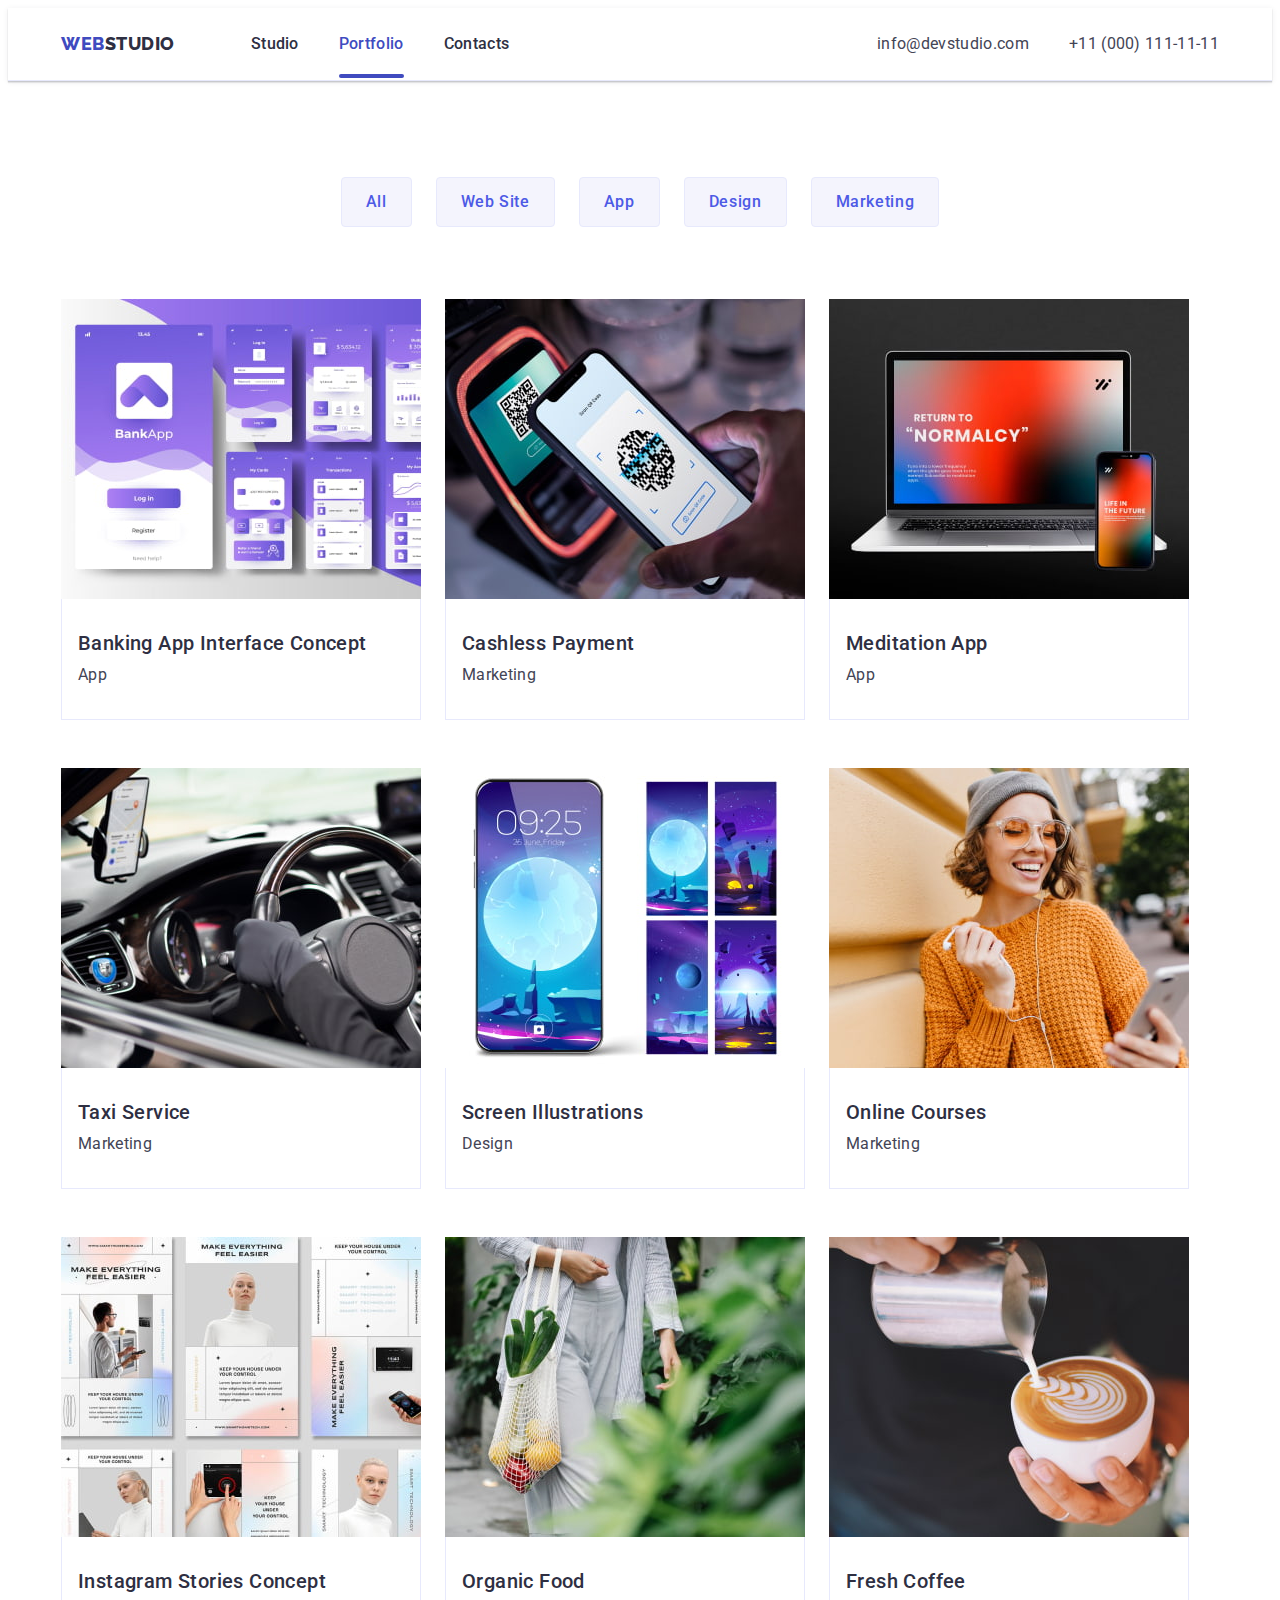
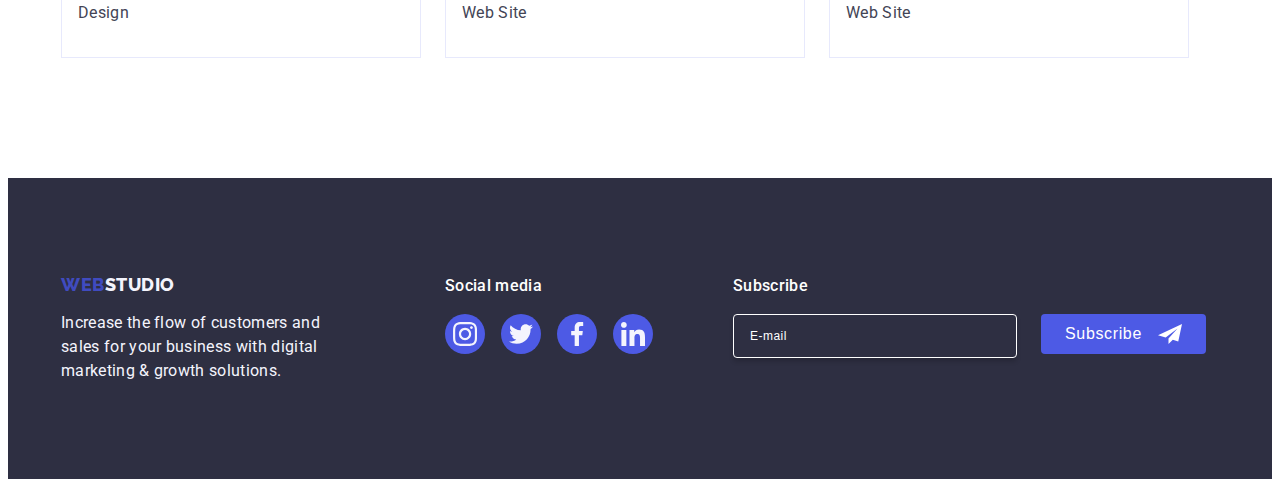
<file: portfolio.html>
<!DOCTYPE html>
<html lang="en">
  <head>
    <meta charset="UTF-8" />
    <meta name="viewport" content="width=device-width, initial-scale=1.0" />
    <meta http-equiv="x-ua-compatible" content="ie=edge" />
    <link
      rel="stylesheet"
      href="https://cdnjs.cloudflare.com/ajax/libs/modern-normalize/2.0.0/modern-normalize.min.css"
      integrity="sha512-4xo8blKMVCiXpTaLzQSLSw3KFOVPWhm/TRtuPVc4WG6kUgjH6J03IBuG7JZPkcWMxJ5huwaBpOpnwYElP/m6wg=="
      crossorigin="anonymous"
      referrerpolicy="no-referrer"
    />
    <link rel="preconnect" href="https://fonts.googleapis.com" />
    <link rel="preconnect" href="https://fonts.gstatic.com" crossorigin />
    <link
      href="https://fonts.googleapis.com/css2?family=Raleway:wght@800&family=Roboto:wght@400;500;700;900&display=swap"
      rel="stylesheet"
    />
    <link rel="stylesheet" href="./css/styles.css" />

    <title>Портфоліо</title>
  </head>
  <body>
    <header class="page-head">
      <div class="container">
        <nav class="page-nav">
          <a href="./index.html" class="link logo">
            Web<span class="link-span">Studio</span>
          </a>
          <ul class="list-nav">
            <li>
              <a href="./index.html" class="link link-studio">Studio</a>
            </li>
            <li>
              <a href="./portfolio.html" class="link current link-studio"
                >Portfolio</a
              >
            </li>
            <li><a href="" class="link link-studio">Contacts</a></li>
          </ul>
        </nav>

        <address class="link-address">
          <ul class="list-nav-address">
            <li>
              <a href="mailto:info@devstudio.com" class="link link-contacts"
                >info@devstudio.com</a
              >
            </li>
            <li>
              <a href="tel:+110001111111" class="link link-contacts"
                >+11 (000) 111-11-11</a
              >
            </li>
          </ul>
        </address>
      </div>
    </header>

    <main>
      <section class="section-portfolio">
        <div class="container">
          <h1 hidden class="visually-hidden">Portfolio of our company</h1>
          <ul class="list buttons">
            <li><button type="button" class="list-button">All</button></li>
            <li><button type="button" class="list-button">Web Site</button></li>
            <li><button type="button" class="list-button">App</button></li>
            <li><button type="button" class="list-button">Design</button></li>
            <li>
              <button type="button" class="list-button">Marketing</button>
            </li>
          </ul>
          <ul class="list portfolio">
            <li class="portfolio-item">
              <a href="" class="link link-portfolio">
                <div class="img-container">
                  <img
                    src="./images/portfolio/1.jpg"
                    alt="Banking App"
                    width="360"
                    height="300"
                  />
                  <p class="wrapper">
                    14 Stylish and User-Friendly App Design Concepts · Task
                    Manager App · Calorie Tracker App · Exotic Fruit Ecommerce
                    App · Cloud Storage App
                  </p>
                </div>
                <div class="work-container">
                  <h2 class="work-type">Banking App Interface Concept</h2>
                  <p class="work-class">App</p>
                </div>
              </a>
            </li>
            <li class="portfolio-item">
              <a href="" class="link link-portfolio">
                <div class="img-container">
                  <img
                    src="./images/portfolio/3.jpg"
                    alt="Cashless Payment"
                    width="360"
                    height="300"
                  />
                  <p class="wrapper">
                    14 Stylish and User-Friendly App Design Concepts · Task
                    Manager App · Calorie Tracker App · Exotic Fruit Ecommerce
                    App · Cloud Storage App
                  </p>
                </div>
                <div class="work-container">
                  <h2 class="work-type">Cashless Payment</h2>
                  <p class="work-class">Marketing</p>
                </div>
              </a>
            </li>
            <li class="portfolio-item">
              <a href="" class="link link-portfolio">
                <div class="img-container">
                  <img
                    src="./images/portfolio/2.jpg"
                    alt="Meditation App"
                    width="360"
                    height="300"
                  />
                  <p class="wrapper">
                    14 Stylish and User-Friendly App Design Concepts · Task
                    Manager App · Calorie Tracker App · Exotic Fruit Ecommerce
                    App · Cloud Storage App
                  </p>
                </div>
                <div class="work-container">
                  <h2 class="work-type">Meditation App</h2>
                  <p class="work-class">App</p>
                </div>
              </a>
            </li>
            <li class="portfolio-item">
              <a href="" class="link link-portfolio">
                <div class="img-container">
                  <img
                    src="./images/portfolio/4.jpg"
                    alt="Taxi Service"
                    width="360"
                    height="300"
                  />
                  <p class="wrapper">
                    14 Stylish and User-Friendly App Design Concepts · Task
                    Manager App · Calorie Tracker App · Exotic Fruit Ecommerce
                    App · Cloud Storage App
                  </p>
                </div>
                <div class="work-container">
                  <h2 class="work-type">Taxi Service</h2>
                  <p class="work-class">Marketing</p>
                </div>
              </a>
            </li>
            <li class="portfolio-item">
              <a href="" class="link link-portfolio">
                <div class="img-container">
                  <img
                    src="./images/portfolio/5.jpg"
                    alt="Screen Illustrations"
                    width="360"
                    height="300"
                  />
                  <p class="wrapper">
                    14 Stylish and User-Friendly App Design Concepts · Task
                    Manager App · Calorie Tracker App · Exotic Fruit Ecommerce
                    App · Cloud Storage App
                  </p>
                </div>
                <div class="work-container">
                  <h2 class="work-type">Screen Illustrations</h2>
                  <p class="work-class">Design</p>
                </div>
              </a>
            </li>
            <li class="portfolio-item">
              <a href="" class="link link-portfolio">
                <div class="img-container">
                  <img
                    src="./images/portfolio/6.jpg"
                    alt="Online courses marketing"
                    width="360"
                    height="300"
                  />
                  <p class="wrapper">
                    14 Stylish and User-Friendly App Design Concepts · Task
                    Manager App · Calorie Tracker App · Exotic Fruit Ecommerce
                    App · Cloud Storage App
                  </p>
                </div>
                <div class="work-container">
                  <h2 class="work-type">Online Courses</h2>
                  <p class="work-class">Marketing</p>
                </div>
              </a>
            </li>
            <li class="portfolio-item">
              <a href="" class="link link-portfolio">
                <div class="img-container">
                  <img
                    src="./images/portfolio/7.jpg"
                    alt="Instagram stories concept"
                    width="360"
                    height="300"
                  />
                  <p class="wrapper">
                    14 Stylish and User-Friendly App Design Concepts · Task
                    Manager App · Calorie Tracker App · Exotic Fruit Ecommerce
                    App · Cloud Storage App
                  </p>
                </div>
                <div class="work-container">
                  <h2 class="work-type">Instagram Stories Concept</h2>
                  <p class="work-class">Design</p>
                </div>
              </a>
            </li>
            <li class="portfolio-item">
              <a href="" class="link link-portfolio">
                <div class="img-container">
                  <img
                    src="./images/portfolio/8.jpg"
                    alt="Organic food website"
                    width="360"
                    height="300"
                  />
                  <p class="wrapper">
                    14 Stylish and User-Friendly App Design Concepts · Task
                    Manager App · Calorie Tracker App · Exotic Fruit Ecommerce
                    App · Cloud Storage App
                  </p>
                </div>
                <div class="work-container">
                  <h2 class="work-type">Organic Food</h2>
                  <p class="work-class">Web Site</p>
                </div>
              </a>
            </li>
            <li class="portfolio-item">
              <a href="" class="link link-portfolio">
                <div class="img-container">
                  <img
                    src="./images/portfolio/9.jpg"
                    alt="Fresh coffee website"
                    width="360"
                    height="300"
                  />
                  <p class="wrapper">
                    14 Stylish and User-Friendly App Design Concepts · Task
                    Manager App · Calorie Tracker App · Exotic Fruit Ecommerce
                    App · Cloud Storage App
                  </p>
                </div>
                <div class="work-container">
                  <h2 class="work-type">Fresh Coffee</h2>
                  <p class="work-class">Web Site</p>
                </div>
              </a>
            </li>
          </ul>
        </div>
      </section>
    </main>

    <footer class="foot">
      <div class="container footer-container">
        <div class="footer-logo">
          <a href="./index.html" class="footer link">
            Web<span class="foot-span">Studio</span>
          </a>
          <p class="footer-text">
            Increase the flow of customers and sales for your business with
            digital marketing & growth solutions.
          </p>
        </div>
        <div class="footer-media-cont">
          <p class="footer-media-text">Social media</p>
          <ul class="list footer-media">
            <li class="media-item">
              <a href="" class="footer-media-ref">
                <svg class="icon-footer" width="24" height="24">
                  <use href="./images/icons.svg#icon-instagram-footer"></use>
                </svg>
              </a>
            </li>
            <li class="media-item">
              <a href="" class="footer-media-ref">
                <svg class="icon-footer" width="24" height="24">
                  <use href="./images/icons.svg#icon-twitter-footer"></use>
                </svg>
              </a>
            </li>
            <li class="media-item">
              <a href="" class="footer-media-ref">
                <svg class="icon-footer" width="24" height="24">
                  <use href="./images/icons.svg#icon-facebook-footer"></use>
                </svg>
              </a>
            </li>
            <li class="media-item">
              <a href="" class="footer-media-ref">
                <svg class="icon-footer" width="24" height="24">
                  <use href="./images/icons.svg#icon-linkedin-footer"></use>
                </svg>
              </a>
            </li>
          </ul>
        </div>
        <div class="subscribe-content">
          <p class="subscribe footer-media-text">Subscribe</p>
          <form class="subscribe-form">
            <label class="email-text">
              <input
                class="email-footer"
                type="email"
                name="email"
                id="email"
                placeholder="E-mail"
              />
            </label>
            <button class="subscribe-button" type="submit">
              Subscribe
              <svg class="icon-tg" width="24" height="24">
                <use href="./images/icons.svg#icon-tg"></use>
              </svg>
            </button>
          </form>
        </div>
      </div>
    </footer>
  </body>
</html>
</file>
<file: css/styles.css>
:root{
    --slate:#434455;
    --cloud: #F4F4FD;
    --navyblue:#2E2F42;
    --iris:#4D5AE5;
    --white:#FFFFFF;
    --ocean:#404BBF;
    --cornflower:#E7E9FC;
    --green:#31D0AA;
    --diary:#FCFCFC;
    --lightslate:#8e8f99;
    --navyblue-modal:rgba(46, 47, 66, 0.40);
}
body{
    font-family: 'Roboto',sans-serif;
    font-size: 400;
    color: var(--slate);
    background-color: var(--white);
    font-size: 16px;
    line-height: 1.5; 
    letter-spacing: 0.02em;
}
button{
    cursor: pointer;
}
ul{
    list-style-type: none;
    margin: 0;
    padding: 0;
}
h1,
h2,
h3,
h4,
h5,
h6,
p{
    margin: 0;
    padding: 0;
}
h1{
    color: var(--white);
    text-align: center;
    font-size: 36px;
    font-weight: 700;
    line-height: 1.07;
    letter-spacing: 0.02em;
    max-width: 320px;
    margin-left: auto;
    margin-right: auto;
    margin-bottom: 72px;
}
h2{
    text-align: center;
    font-size: 36px;
    font-weight: 700;
    line-height: 1.11;
    letter-spacing: 0.02em;
    text-transform: capitalize;
}
h3{
    font-size: 20px;
    font-weight: 500;
    line-height: 1.2;
    letter-spacing: 0.02px;
}
img{
    display: block;
    max-width: 100%;
    height: auto;
}
.visually-hidden {
    position: absolute;
    width: 1px;
    height: 1px;
    margin: -1px;
    border: 0;
    padding: 0;
    white-space: nowrap;
    clip-path: inset(100%);
    clip: rect(0 0 0 0);
    overflow: hidden;
}
/* .icon {
    display: inline-block;
    width: 1em;
    height: 1em;
    stroke-width: 0;
    stroke: currentColor;
    fill: currentColor;
    margin-bottom: 8px;
} */
.container {
    min-width: 320px;
    max-width: 394px;
    margin: 0 auto;
    padding-left: 16px;
    padding-right: 16px;
}
@media only screen and (min-width: 767.98px) {
   .container{
    max-width: 736px;
  }
}
@media only screen and (min-width: 1157.98px) {
   .container{
    max-width: 1158px;
    padding-left: 15px;
    padding-right: 15px;
  }
}
.page-nav{
    display: flex;
    align-items: center;
}
.page-head .container{
    display: flex;
    margin: 0 auto;
}
.page-head{
    border-bottom: 1px solid var(--cornflower);
    box-shadow: 0px 2px 1px rgba(46, 47, 66, 0.08), 0px 1px 1px rgba(46, 47, 66, 0.16), 0px 1px 6px rgba(46, 47, 66, 0.08);
}
/* Nav */
/* Logo */
.link.logo{
    padding: 24px 0;
}
.page-nav.list{
    margin-top: 24px;
    margin-bottom: 24px;
    gap:40px;
    margin-left: 76px;
    padding: 24px 0;
}
.link{
    text-decoration: none;
    color: var(--ocean);
    font-family: 'Raleway',sans-serif;
    font-size: 18px;
    font-weight: 800;
    line-height: 1.17;
    letter-spacing: 0.03em;
    text-transform: uppercase;   
}
.link:focus,
.link:hover{
    color:var(--ocean);
}
.link-span{
    color: var(--navyblue);
}
.list{
    list-style: none;
    display: flex;
    gap: 24px;
}
.link-studio{
    font-family: 'Roboto', sans-serif;
    text-transform: none;
    font-weight: 500;
    font-size: 16px;
    line-height: 1.5;
    letter-spacing: 0.02em;
    color: var(--navyblue);
    padding: 24px 0;
    position: relative;
    transition: color 250ms cubic-bezier(0.4, 0, 0.2, 1);
}
.link-studio::after{
    content: '';
    position: absolute;
    bottom: -1px;
    left: 0;
    width: 100%;
    height: 4px;
    border-radius: 2px;
}
.current{
    color: var(--ocean);
}
.current::after{
    background-color: var(--ocean);
}

.link-address{
    font-style: normal;
    display: none;
    margin-left: auto;
}
.list-nav{
    display: none;
    gap: 40px;
}

.link-contacts{
    font-family: 'Roboto',sans-serif;
    text-transform: none;
    color: var(--slate);
    font-weight: 400;
    font-size: 16px;
    line-height: 1.5;
    letter-spacing: 0.02em;
    transition: color 250ms cubic-bezier(0.4, 0, 0.2, 1);
}
.link-contacts:focus,
.link-contacts:hover{
    color:var(--ocean);
}
@media only screen and (min-width: 767.98px) and (max-width: 1157.98px){
   .link.logo{
    margin-right: 120px;
    }
    .link-address {
        display: flex;
        align-items: center;
        justify-content: center;
    }
    .list-nav-address{
        display: flex;
        flex-direction: column;
        gap: 12px;
    }
    .list-nav {
        display: flex;
    }
    .link-contacts{
        font-size: 12px;
        line-height: 1.16;
        letter-spacing: 0.04em;
    }
}
@media only screen and (min-width: 1157.98px) {
   .link.logo{
    margin-right: 76px;
  }
  .link-address{
    display: flex;
    padding: 24px 0;
  }
  .list-nav {
      display: flex;
      padding: 24px 0;
  }

  .list-nav-address {
      display: flex;
      gap: 40px;
  }
}
/* Hero section */
.hero {
    max-width: 1440px;
    background-color:var(--navyblue);
    padding-top: 112px;
    padding-bottom: 112px;
    background-image: linear-gradient(rgba(46, 47, 66, 0.7),
            rgba(46, 47, 66, 0.7)), 
            url(../images/hw_04/hero-bg.jpg);
    background-repeat: no-repeat;
    background-size: cover;
    background-position: center;
    margin: 0 auto;
}
@media only screen and (min-width: 767.98px) {
    h1 {
        margin-bottom: 36px;
        font-size: 56px;
        max-width: 496px;
    }
}
@media only screen and (min-width: 1157.98px) {
    h1 {
        margin-bottom: 48px;
    }
    .hero{
        padding-top: 188px;
        padding-bottom: 188px;
    }
}
@media (min-device-pixel-ratio: 2), (min-resolution: 192dpi), (min-resolution: 2dppx) {
   .hero{
    background-image:linear-gradient(rgba(46, 47, 66, 0.7),
            rgba(46, 47, 66, 0.7)), url('../images/hw_04/hero-bg@2x.jpg');
  }

}
.button-order{
    background-color: var(--iris);
    color:var(--white);
    font-size: 16px;
    font-weight: 500;
    line-height: 1.5;
    letter-spacing: 0.04em;
    font-family: 'Roboto',sans-serif;   
    display: block;
    margin-left: auto;
    margin-right: auto;
    padding: 16px 32px;
    border-radius: 4px;
    min-width: 169px;
    height: 56px;
    border: none;
    box-shadow: 0px 4px 4px 0px rgba(0, 0, 0, 0.15);
    transition: background-color 250ms cubic-bezier(0.4, 0, 0.2, 1);
}
.button-order:focus,
.button-order:hover{
    background-color: var(--ocean);
}
/* Portfolio */
.list-button {
    background-color: var(--cloud);
    color: var(--iris);
    font-size: 16px;
    font-weight: 500;
    line-height: 1.5;
    letter-spacing: 0.04em;
    font-family: 'Roboto',sans-serif;
    padding: 12px 24px;
    border: 1px solid var(--cornflower);
    border-radius: 4px;
    transition: color 250ms cubic-bezier(0.4, 0, 0.2, 1),
        background-color 250ms cubic-bezier(0.4, 0, 0.2, 1),
        border-color 250ms cubic-bezier(0.4, 0, 0.2, 1),
        box-shadow 250ms cubic-bezier(0.4, 0, 0.2, 1);
}
.list-button:hover,
.list-button:focus{
    box-shadow: 0px 3px 1px rgba(0, 0, 0, 0.1),
        0px 2px 1px rgba(0, 0, 0, 0.08),
        0px 2px 2px rgba(0, 0, 0, 0.12);
}
.list.buttons{
    display: flex;
    justify-content: center;
    margin-bottom: 72px;
}
.list-button:hover,
.list-button:focus {
    color: var(--white);
    background-color: var(--ocean);
    cursor: pointer;
    border: 1px solid transparent;
}
/* Portfolio list */
.list.portfolio{
    display: flex;
    flex-wrap: wrap;
    width: 1128px;
    flex-shrink: 0;
    column-gap: 24px;
    row-gap: 48px;
}
.section-portfolio{
    padding-top: 96px;
    padding-bottom: 120px;
}
.link-portfolio {
    display: block;
    transition: box-shadow 250ms cubic-bezier(0.4, 0, 0.2, 1);
}

.link-portfolio:focus,
.link-portfolio:hover {
    color: var(--ocean);
    box-shadow: 0px 1px 6px rgba(46, 47, 66, 0.08),
        0px 1px 1px rgba(46, 47, 66, 0.16),
        0px 2px 1px rgba(46, 47, 66, 0.08);
}
.portfolio-item {
    width: calc((100% - 48px) / 3);
}
.img-container{
    position: relative;
    overflow: hidden;
    text-transform: none;
}
.wrapper{
    color: var(--cloud, #F4F4FD);
    font-size: 16px;
    font-weight: 400;
    font-family: Roboto;
    line-height: 1.5;
    letter-spacing: 0.02em;
    background-color: var(--iris);
    padding: 40px 32px;
    position:absolute;
    top: 0;
    left: 0;
    width: 100%;
    height: 100%;
    transform: translatey(100%);
    transition: transform 250ms cubic-bezier(0.4, 0, 0.2, 1);;
}
.img-container:hover .wrapper{
    transform: translateY(0);
}
.link-portfolio:focus .wrapper{
    transform: translateY(0);
}
/* Advant section */

.image-advantage{
    background-color: var(--cloud);
    width: 264px;
    display: none;
    justify-content: center;
    align-items: center;
    height: 112px;
    border-radius: 4px;
    margin-bottom: 8px;
}
.section-advantages{
    padding-top: 96px;
    padding-bottom: 96px;
    /* padding-top: 120px;
    padding-bottom: 120px; */
}
.advantages-item{
    display: flex;
    flex-direction: column;
}
.advantages-text{
    font-size: 16px;
    font-weight: 400;
    line-height: 1.5;
    letter-spacing: 0.02em;
}
.advantages-title{
    font-weight: 500;
    line-height: 1.2;
    letter-spacing: 0.02em;
    color: var(--navyblue);
    margin-bottom: 8px;
    font-size: 36px;
} 
@media only screen and (max-width: 767.98px) {
   .advantages-title{
    text-align: center;
   }
   .advantages-item:not(:last-child){
    margin-bottom: 72px;
   }
}
@media only screen and (min-width: 767.98px) and (max-width:1157.98px){
    .advantages-list{
        display:flex;
        flex-wrap:wrap;
        row-gap: 72px;
        column-gap: 24px;
    }
    .advantages-item{
        width: calc((100% - 24px) /2);
    }
}
@media only screen and (min-width: 1157.98px) {
    .section-advantages{
    padding-top: 120px;
    padding-bottom: 120px;
    }
   .advantages-title{
    font-size: 20px;
  }
  .advantages-list{
    display: flex;
    gap: 24px;
  }
  .image-advantage{
    display: flex;
  }
}
/* work section */
.section-work{
    display: none;
    padding-bottom: 120px;
}
@media only screen and (min-width: 1157.98px) {
   .section-work{
    display: block;
  }
}
.work{
    text-align: center;
    font-size: 36px;
    font-weight: 700;
    line-height: 1.11;
    letter-spacing: 0.02em;
    text-transform: capitalize;
    color: var(--navyblue);
    margin-bottom: 72px;
}
.work-item{
    display: inline-flex;
    flex-direction: column;
    align-items: flex-start;
    width: calc((100% - 3 * 16px) / 3);
}
/* work portfolio */

.work-type{
    font-family: 'Roboto', sans-serif;
    text-transform: none;
    font-weight: 500;
    font-size: 20px;
    line-height: 1.2;
    letter-spacing: 0.02em;
    color: var(--navyblue);
    text-align: left;
    margin-bottom: 8px;
}

.work-class{
    font-family: 'Roboto', sans-serif;
    text-transform: none;
    font-weight:400;
    font-size: 16px;
    line-height: 1.5;
    letter-spacing: 0.02em;
    color: var(--slate);
}
.work-container {
    padding: 32px 16px;
    border: 1px solid var(--cornflower);
    border-top: none;
}
/* Section team */
.section-team{
    background-color: var(--cloud);
    padding: 96px 0;   
}
.team{
    color: var(--navyblue);
    margin-bottom: 72px;
}
.team-item{
    background-color: var(--white);
    border-radius: 0px 0px 4px 4px;
    width: 264px;
    box-shadow: 0px 2px 1px 0px rgba(46, 47, 66, 0.08), 0px 1px 1px 0px rgba(46, 47, 66, 0.16), 0px 1px 6px 0px rgba(46, 47, 66, 0.08);
    margin-right: auto;
    margin-left: auto;
}
@media only screen and (max-width: 767.98px) {
   .team-item:not(:last-child){
    margin-bottom: 72px;
  }
}
@media only screen and (min-width: 767.98px) and (max-width: 1157.98px) {
   .team-list{
    display: flex;
    justify-content: center;
    flex-wrap: wrap;
    column-gap: 16px;
    row-gap: 64px;
  }
  .team-item{
    margin: 0;
  }
}
@media only screen and (min-width: 1157.98px) {
   .team-list{
    display: flex;
    gap: 24px;
  }
  .section-team{
    padding: 120px 0;
  }
}
.team-information{
    padding: 32px 0;
}
.team-human{
    color: var(--navyblue);
    font-size: 20px;
    font-weight: 500;
    line-height: 1.2;
    letter-spacing: 0.02em;
    text-align: center;
    margin-bottom: 8px;
}
.team-text{
    font-size: 16px;
    font-weight: 400;
    line-height: 1.5;
    letter-spacing: 0.02em;
    color: var(--slate);
    text-align: center;
    margin-bottom: 8px;
}
.list.team-media{
    gap: 24px;
    justify-content: center;
}
.media-ref{
    width: 100%;
    height: 100%;
    background-color: var(--iris);
    border-radius: 50%;
    display: flex;
    align-items: center;
    justify-content: center;
    transition: background-color 250ms cubic-bezier(0.4, 0, 0.2, 1);;
}
.media-ref:hover,
.media-ref:focus{
    background-color: var(--ocean);
}
.icon-item{
    width: 40px;
    height: 40px;
    flex-shrink: 0;
}
.icon-team{
    display: inline-flex;
    justify-content: center;
    align-items: center;
    transition-property: background-color;
    transition-duration: 250ms;
    transition-timing-function: cubic-bezier(0.4, 0, 0.2, 1);
    transition-delay: 0;
    fill: var(--cloud);
}


/* Customers */
.icon{
    display: flex;
    justify-content: center;
    align-items: center;
    width: 104px;
    height: 56px;
    fill: currentColor;
}
.customers{
    column-gap: 16px;
    row-gap: 72px;
}
.section-customers{
    padding: 96px 0;
}
.customers-title{
    margin-bottom: 72px;
    color: var(--navyblue);
}
.customers-item{
    width: 190px;
    height: 88px;
    width: calc((100% - 16px) / 2);
    border-radius: 4px;
}
@media only screen and (max-width: 1157.98px) {
   .customers{
    display: flex;
    flex-wrap: wrap;
    justify-content: center;
  }
}
@media only screen and (min-width: 767.98px) {
    .customers{
        column-gap: 24px;
        justify-content: center;
    }
   .customers-item{
    width: calc((100% - 24px*2) / 3);
   }
   .customers-item{
    width: 168px;
   }
}
@media only screen and (min-width: 1157.98px) {
   .customers-item{
    width: calc((100%-24px*5) /6);
  }
  .section-customers{
    padding: 120px 0;
  }
}
.logo-ref{
    width: 100%;
    height: 100%;
    border: 1px solid var(--lightslate);
    border-radius: 4px;
    display: flex;
    align-items: center;
    justify-content: center;
    color: var(--lightslate);
    transition: border-color 250ms cubic-bezier(0.4, 0, 0.2, 1),
    color 250ms cubic-bezier(0.4, 0, 0.2, 1);

}
.logo-ref:hover,
.logo-ref:focus{
    color: var(--ocean);
    border-color: var(--ocean);
}
/* footer */
.foot{  
    background-color:var(--navyblue);
    padding-top: 96px;
    padding-bottom: 96px;
}
.list.footer-media{
    display: flex;
    justify-content: center;
    gap: 16px;
}
@media only screen and (max-width: 767.98px) {
    .footer-text{
        text-align: start;
    }
    .subscribe-form{
        display: flex;
        flex-direction: column;
        align-items: center;
        gap: 16px;
    }
    .footer-logo {
        text-align: center;
        margin-bottom: 72px;
  }
  .footer-media-text{
        text-align: center;
  }
  .footer-media-cont{
    margin-bottom: 72px;
  }
}
@media only screen and (min-width: 767.98px) {
   .footer-container{
    display: flex;
    flex-wrap: wrap;
    flex-direction: row;
    align-items: baseline;
    column-gap: 24px;   
  }
  .subscribe-form{
    display: flex;
    gap: 24px;
  }
}
@media only screen and (min-width: 767.98px) and (max-width: 1157.98px) {
   .footer-container{
    margin-left: 92px;
  }
}
@media only screen and (max-width: 1157.98px) {
    .footer-logo {
        margin-bottom: 72px;
    }
}
@media only screen and (min-width: 1157.98px) {
    .footer-container{
        flex-wrap: nowrap;
        column-gap: 0;
    }
   .footer-logo{
    margin-right: 120px;
  }
  .footer-media-cont{
    margin-right: 80px;
  }
}
.media-item{
    width: 40px;
    height: 40px;
}
.footer-media-ref{
    width: 100%;
    height: 100%;
    background-color: var(--iris);
    border-radius: 50%;
    display: flex;
    align-items: center;
    justify-content: center;
    transition: background-color 250ms cubic-bezier(0.4, 0, 0.2, 1);;
}
.footer-media-ref:hover,
.footer-media-ref:focus{
    background-color: #31D0AA;
}
.footer-text {
    color: var(--cloud);
    line-height: 1.5;
    letter-spacing: 0.02em;
    width: 264px;
    margin-left: auto;
    margin-right: auto;
}
.footer.link{
    display: inline-block;
    margin-bottom: 16px;
}
.foot-span{
    color: var(--cloud);
}
.footer-media-text{
    margin-bottom: 16px;
    color: var(--white);
    font-size: 16px;
    line-height: 1.5;
    font-weight: 500;
    letter-spacing: 0.02em;
}
.icon-footer{
    fill: var(--cloud);
}

.email-footer{
    width: 264px;
    height: 40px;
    border-radius: 4px;
    border: 1px solid var(--white);
    box-shadow: 0px 4px 4px 0px rgba(0, 0, 0, 0.15);
    background-color: transparent;
    font-size: 12px;
    line-height: 1.5;
    letter-spacing: 0.04em;
    padding-left: 16px;
    color: var(--white);
}
.email-footer::placeholder{
    color: var(--white);
}
.subscribe-button{
    margin: 0 auto;
    min-width: 165px;
    height: 40px;
    display: flex;
    justify-content: center;    
    align-items: center;
    font-size: 16px;
    font-weight: 500;
    line-height: 1.5;
    letter-spacing: 0.04em;
    color: var(--white);    
    border-radius: 4px;
    background: var(--iris);
    border: none;
    transition: background-color 250ms cubic-bezier(0.4, 0, 0.2, 1);
}
.subscribe-button:hover,
.subscribe-button:focus{
    background-color: var(--ocean);
}
.icon-tg{
    margin-left: 16px;
}
/* Modal window */
.is-hidden{
    opacity: 0;
    pointer-events: none;
    visibility: hidden;
}
.backdrop {
    position: fixed;
    top: 0;
    left: 0;
    width: 100%;
    height: 100%;
    background-color: rgba(46, 47, 66, 0.40);
    transition: opacity 250ms cubic-bezier(0.4, 0, 0.2, 1), visibility 250ms cubic-bezier(0.4, 0, 0.2, 1);
}
.backdrop.is-hidden .modal{
    transform: translate(-50%, -70%);
}
.modal {
    position: absolute;
    top: 50%;
    left: 50%;
    transform: translateX(-50%) translateY(-50%);
    max-width: 408px;
    min-height: 584px;
    border-radius: 4px;
    background-color: var(--diary);
    box-shadow: 0px 2px 1px 0px rgba(0, 0, 0, 0.20), 0px 1px 3px 0px rgba(0, 0, 0, 0.12), 0px 1px 1px 0px rgba(0, 0, 0, 0.14);
    padding: 72px 24px 24px 24px;
    transition: transform 250ms cubic-bezier(0.4, 0, 0.2, 1);
}

.modal-btn {
    position: absolute;
    top: 24px;
    right: 24px;
    width: 24px;
    height: 24px;
    display: flex;
    align-items: center;
    justify-content: center;
    background-color: transparent;
    border: 0;
    padding: 0;
    border-radius: 50%;
    background-color: #E7E9FC;
    border: 1px solid rgba(0, 0, 0, 0.1);
    transition: background-color 250ms cubic-bezier(0.4, 0, 0.2, 1),
    border 250ms cubic-bezier(0.4, 0, 0.2, 1);
}
.modal-btn:hover,
.modal-btn:focus{
    background-color: var(--ocean);
    border: none;
    fill: var(--white);
}
.icon-close{
    transition: fill 250ms cubic-bezier(0.4, 0, 0.2, 1);
}
.order-form{
    display: flex;
    flex-direction: column;
}

.modal-text{
    text-align: center;
    margin-bottom: 16px;
    color: var(--navyblue);
    font-size: 16px;
    font-weight: 500;
    line-height: 1.5;
    letter-spacing: 0.02em;
}
.modal-item {
    margin-bottom: 8px;
}

.label-modal {
    margin-bottom: 4px;
    display: block;
    color: var(--lightslate);
    font-size: 12px;
    font-weight: 400;
    line-height: 1.17;
    letter-spacing: 0.04em;
}
.input{
    width: 100%;
    height: 40px;
    border-radius: 4px;
    border: 1px solid rgba(46, 47, 66, 0.4);
    background-color: transparent;
    padding-left: 38px;
    outline: transparent;
    transition: border-color 250ms cubic-bezier(0.4, 0, 0.2, 1);
}
.input:focus{
    border-color: var(--iris);
}
.input+svg{
    transition: fill 250ms cubic-bezier(0.4, 0, 0.2, 1);;
}
.input:focus+svg{
    fill: var(--iris);
}
.custom-input{
    position: relative;
}
.icon-modal{
    position: absolute;
    top: 50%;
    left: 16px;
    transform: translateY(-50%);
}
.icon-modal:focus{
    fill: var(--iris);
}
.icon-phone{
    position: absolute;
    top: 8px;
    left: 16px;
}
.icon-email {
    position: absolute;
    top: 8px;
    left: 16px;
}
.modal-textarea{
    margin-bottom: 16px;
}
.comment{
    width: 100%;
    height: 120px;
    font-size: 12px;
    line-height: 1.17;
    letter-spacing: 0.04em;
    color:rgba(46, 47, 66, 0.4);
    border-radius: 4px;
    border: 1px solid rgba(46, 47, 66, 0.4);
    background-color: transparent;
    padding: 8px 16px;
    resize: none;
    outline: transparent;
    transition: border-color 250ms cubic-bezier(0.4, 0, 0.2, 1);
}
.comment::placeholder{
    color: var(--navyblue-modal);
    font-size: 12px;
    font-weight: 400;
    line-height: 1.17;
    letter-spacing: 0.04em; 
    transition: color 250ms cubic-bezier(0.4, 0, 0.2, 1);;
}
.comment:focus{
    border-color: var(--iris);
}
.comment:focus::placeholder{
    color: var(--iris);
}
.cont-checkbox{
    margin-bottom: 24px;
}
.checkbox{
    display: flex;
    align-items: center;
}
.checkbox-box{
    display: inline-flex;
    align-items: center;
    justify-content: center;
    flex-shrink: 0;
    fill: transparent;
    position: relative;
    width: 16px;
    height: 16px;
    border: 1px solid rgba(46, 47, 66, 0.4);
    border-radius: 2px;
    margin-right: 8px;
    transition: background-color 250ms cubic-bezier(0.4, 0, 0.2, 1),
        border 250ms cubic-bezier(0.4, 0, 0.2, 1),
        fill 250ms cubic-bezier(0.4, 0, 0.2, 1);
}
.icon-check{
    position: absolute;
    top: 50%;
    left: 50%;
    transform: translate(-50%,-50%);
}
.checkbox-input:checked + .checkbox>.checkbox-box {
    background-color: var(--ocean);
    border: none;
    fill: var(--cloud);
}
.privacy-policy{
    color: var(--iris);
}
@media only screen and (max-width: 767.98px) {
   .checkbox{
    display: block;
  }
}
.send-btn {
    display: block;
    min-width: 169px;
    height: 56px;
    border-radius: 4px;
    background: var(--iris);
    box-shadow: 0px 4px 4px 0px rgba(0, 0, 0, 0.15);
    justify-content: center;
    cursor: pointer;
    margin-left: auto;
    margin-right: auto;
    color: var(--white);
    font-weight: 500;
    line-height: 1.5;
    letter-spacing: 0.04em;
    border: none;
    transition: background-color 250ms cubic-bezier(0.4, 0, 0.2, 1);
}

.send-btn:hover,
.send-btn:focus {
    background-color: var(--ocean);
}
/* mobile menu */
.menu-toggle {
    min-height: 40px;
    min-width: 40px;
    display: flex;
    align-items: center;
    justify-content: center;
    margin-left: auto;
    padding: 0;
    background-color: transparent;
    cursor: pointer;
    border: none;
    border-radius: 50%;
    outline: none;
}
.menu-toggle-close{
    fill: var(--navyblue);
    background-color: transparent;
}
@media (min-width: 768px) {
    .menu-toggle {
        display: none;
    }
}

.menu-toggle:hover,
.menu-toggle:focus {
    background-color: rgba(0, 0, 0, 0.1);
}

.menu-container {
    position: fixed;
    top: 0;
    left: 0;
    width: 100vw;
    height: 100vh;
    padding: 40px;
    background-color: var(--white);
    z-index: 999;
    display: flex;
    flex-direction: column;
    transform: translateX(100%);
    transition: transform 250ms ease-in-out;
}

.menu-container.is-open {
    transform: translateX(0);
}

.menu-container .menu-toggle {
    position: absolute;
    top: 16px;
    right: 16px;
    color: #fff;
}

.mobile-menu {
    padding: 0;
    margin-right: 0;
    list-style: none;
    display: flex;
    flex-direction: column;
    gap: 40px;
    margin-bottom: auto;
    margin-top: 80px;
}

.mobile-menu .link {
    font-family: Roboto;
    font-size: 36px;
    font-weight: 700;
    line-height: 1.11;
    letter-spacing: 0.02em;
    display: block;
    color: var(--navyblue);
    text-transform: none;

}
.mobile-menu .current{
    color: var(--ocean);
}
.mobile-menu-contacts{
    display: flex;
    flex-direction: column;
    gap: 40px;
}
.mobile-contacts-phone{
    font-family: Roboto;
    font-size: 24px;
    font-weight: 700;
    line-height: 1.11;
    letter-spacing: 0.02em;
    text-transform: none;
}
.mobile-contacts-email{
    font-family: Roboto;
    color: var(--slate);
    font-size: 20px;
    font-weight: 500;
    line-height: 1.2;
    letter-spacing: 0.02em;
    text-transform: none;
}
.mobile-media{
    margin-top: 48px;
    gap: 26px;
}
</file>
